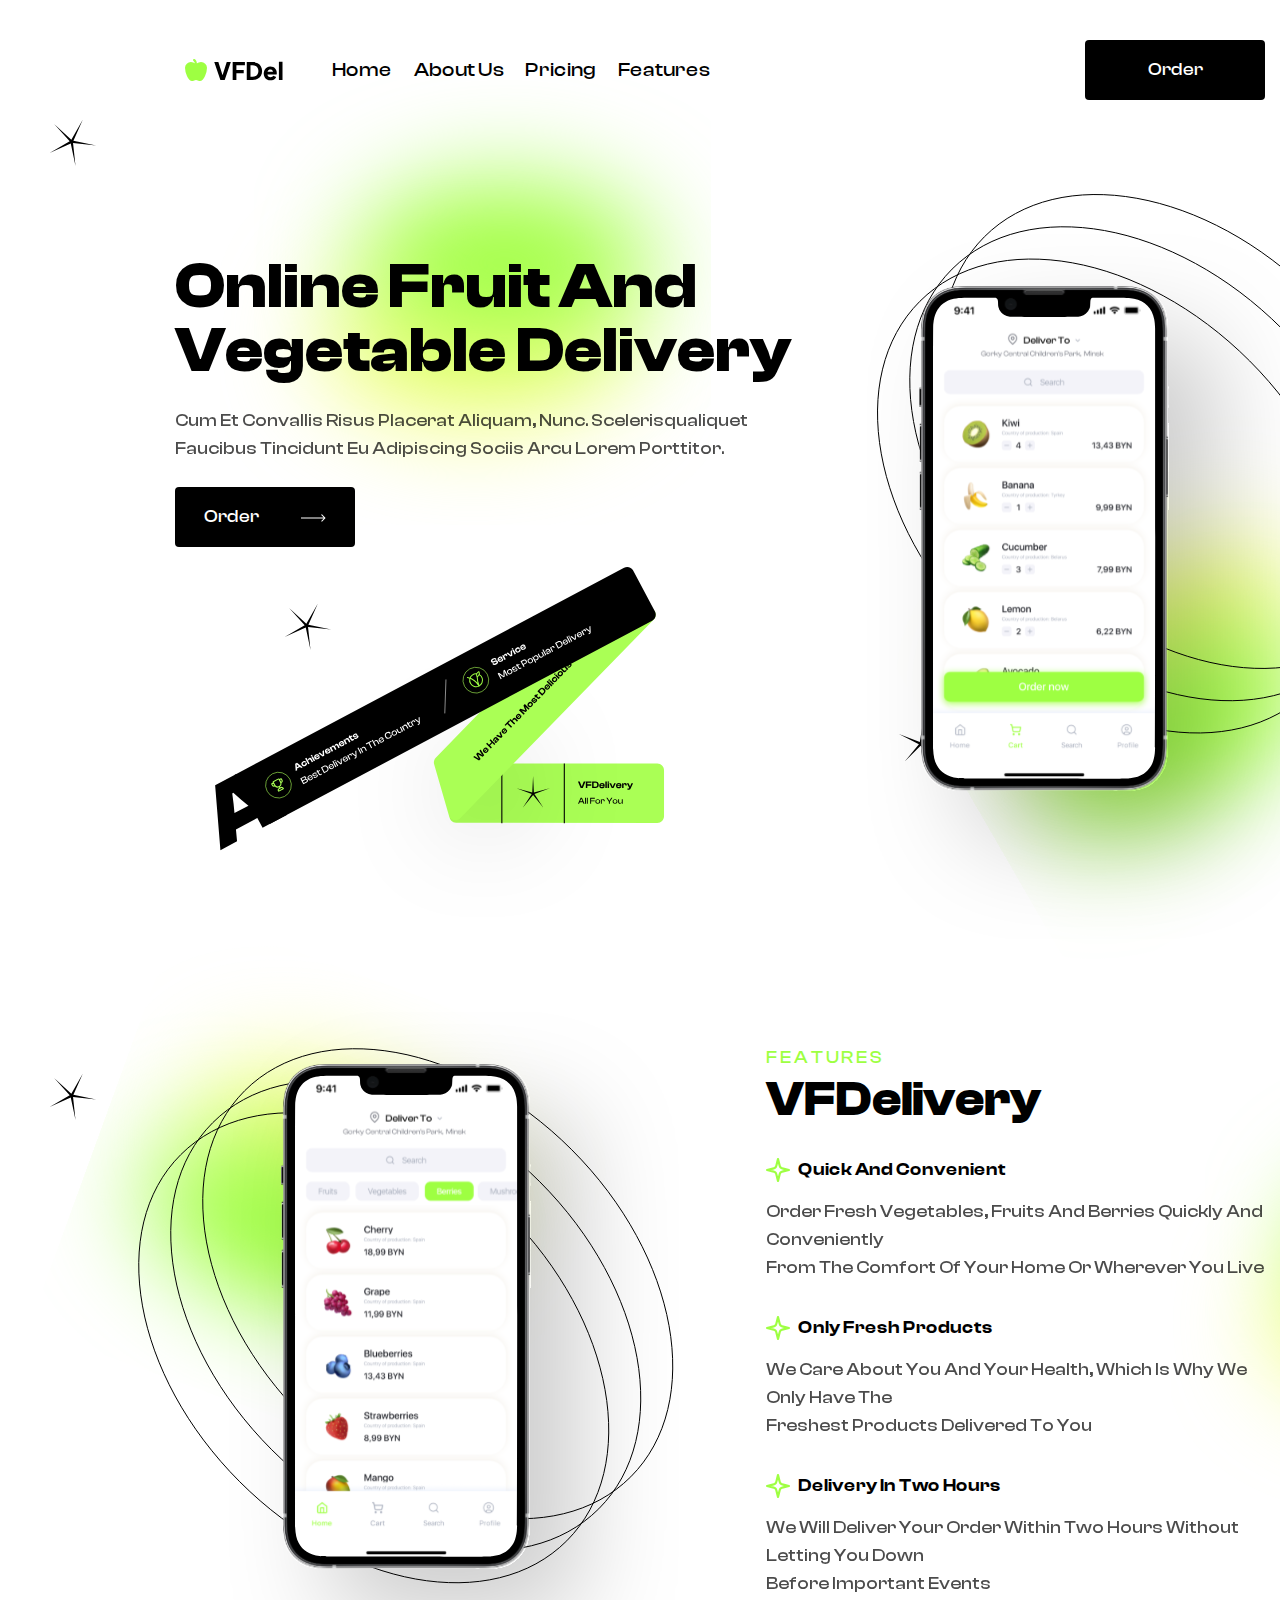
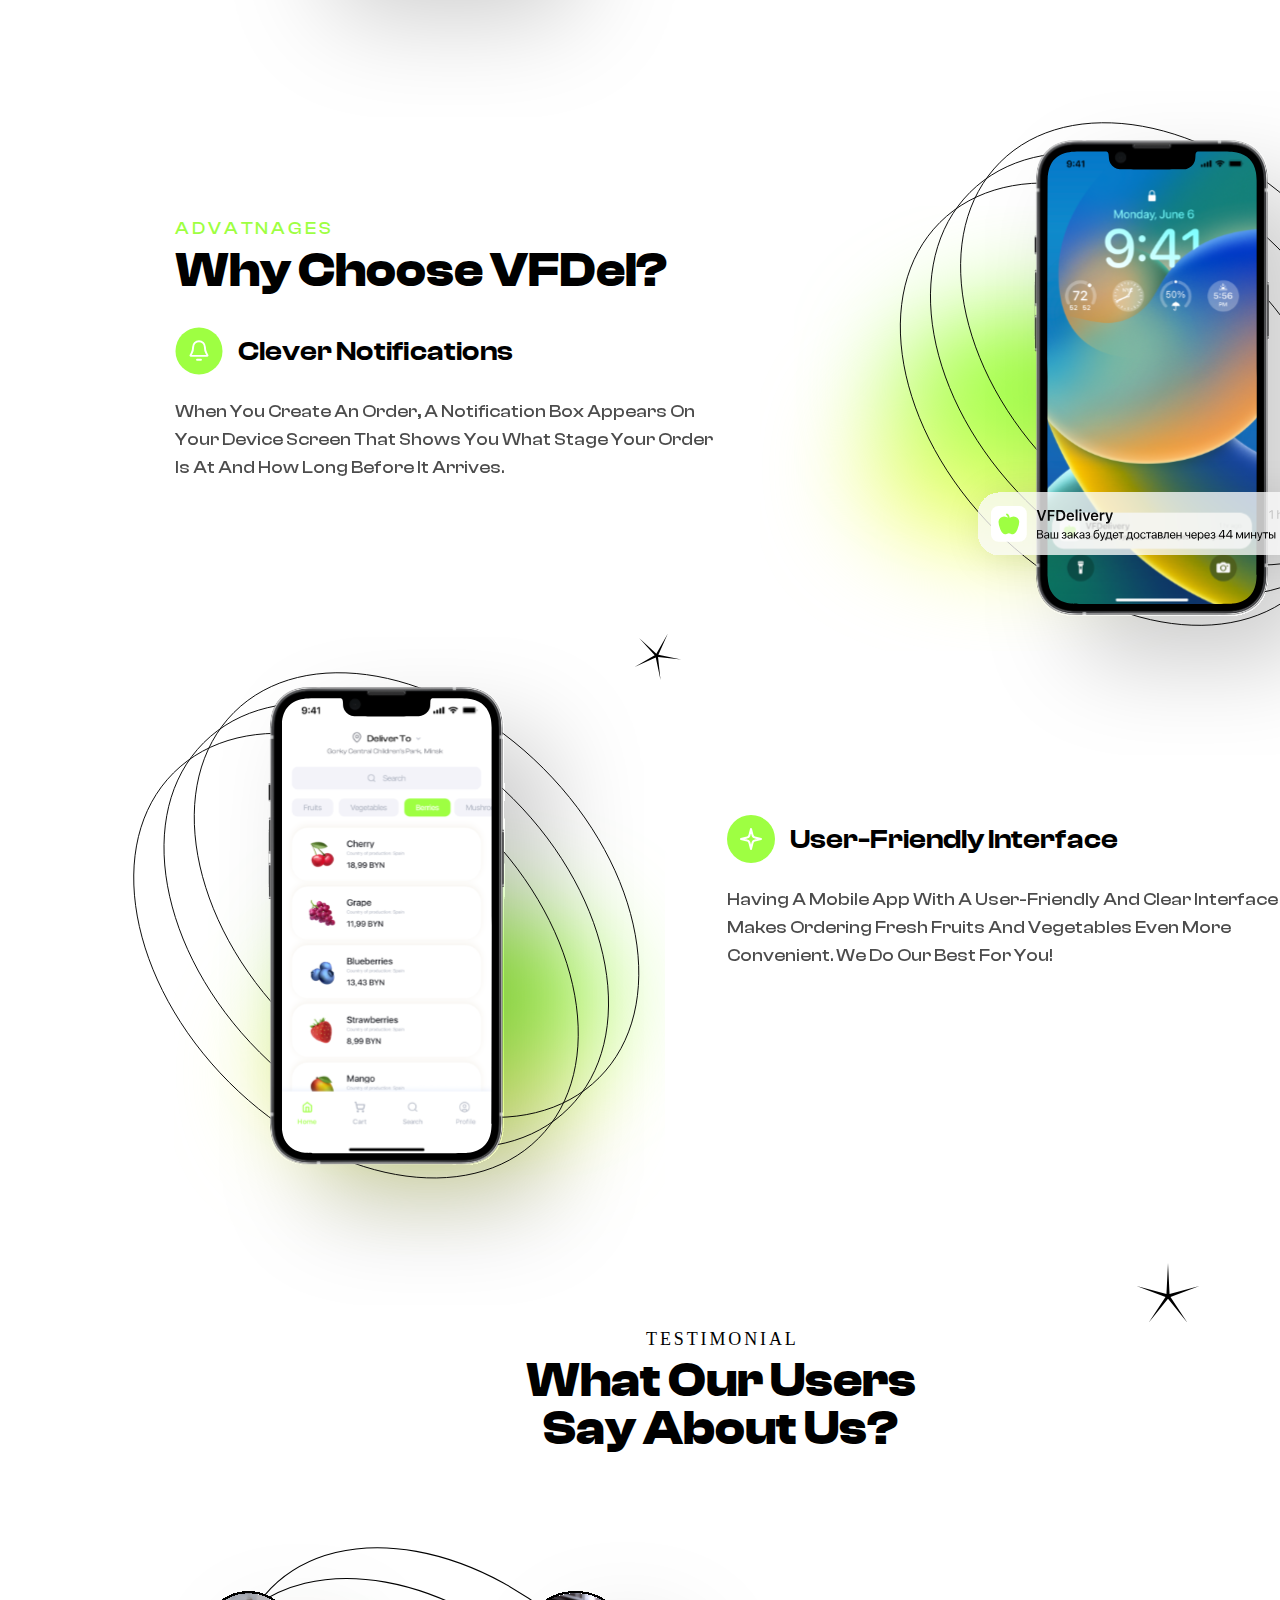
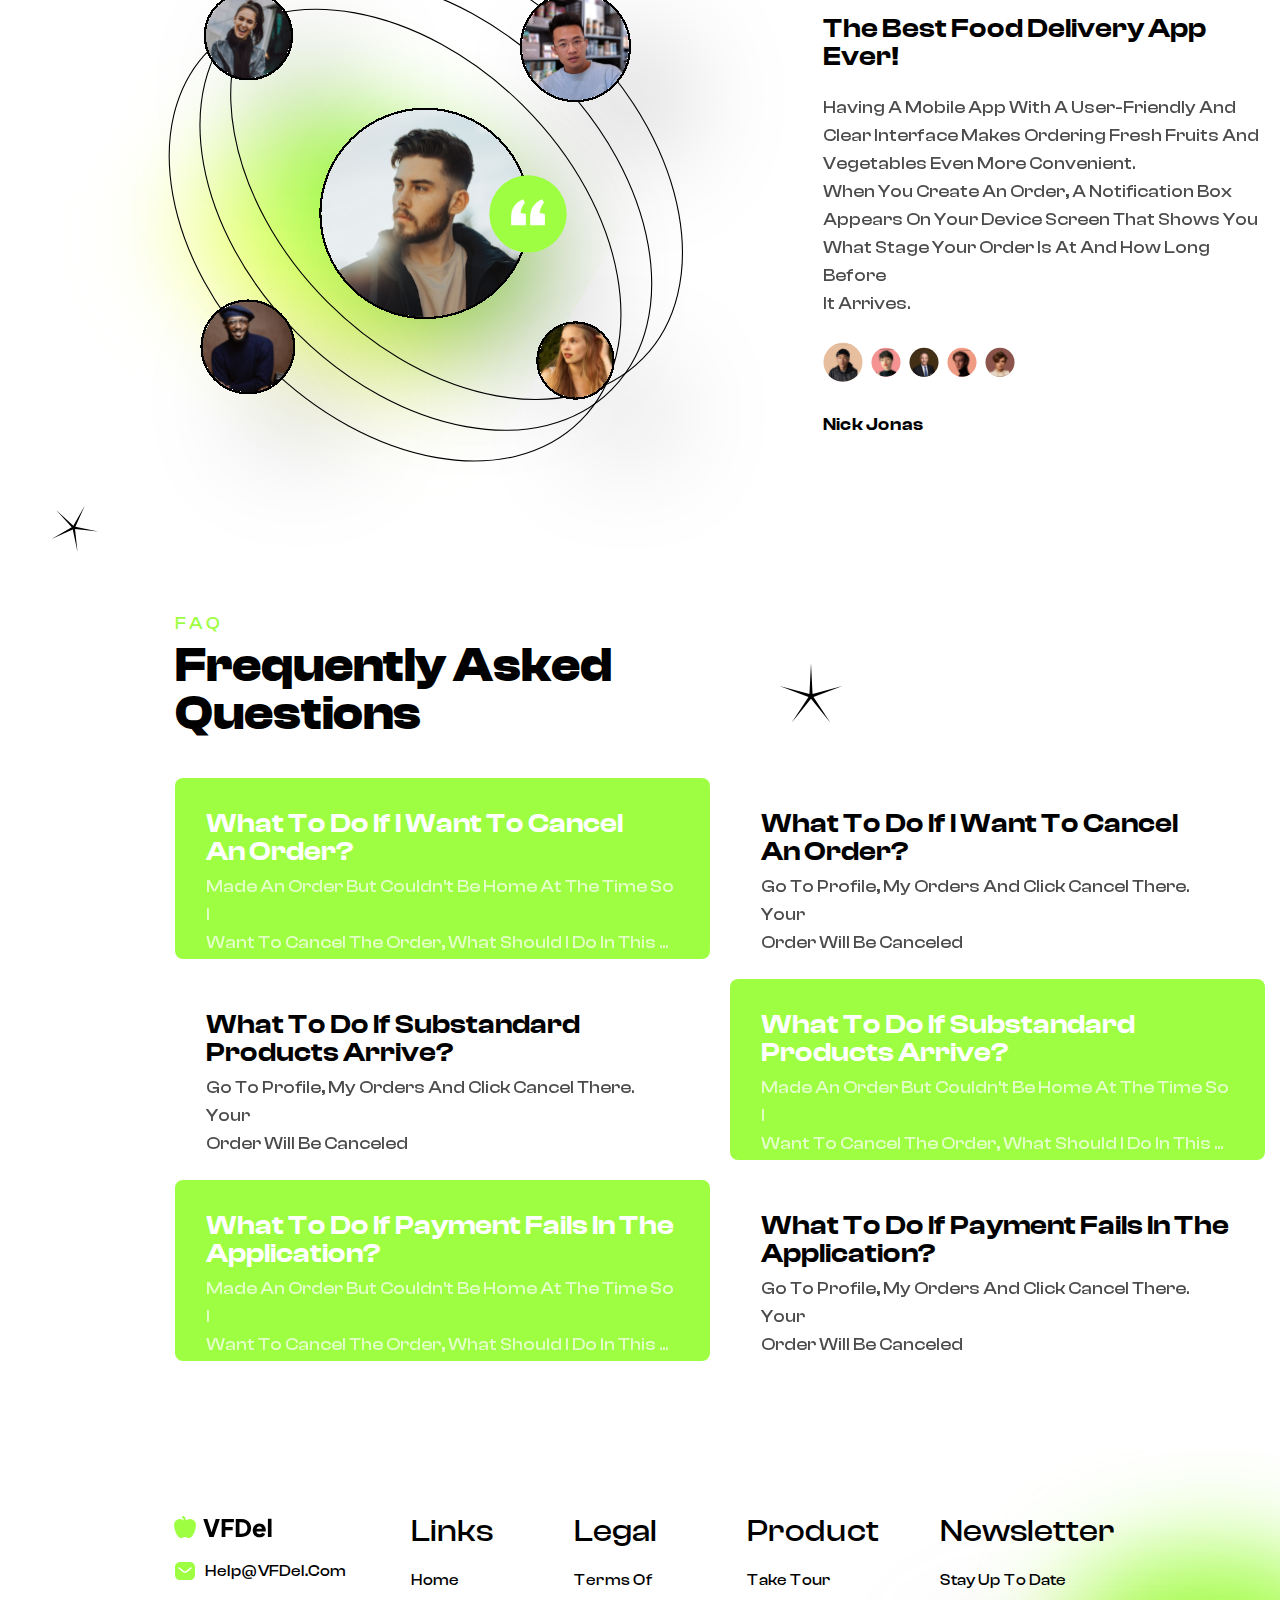
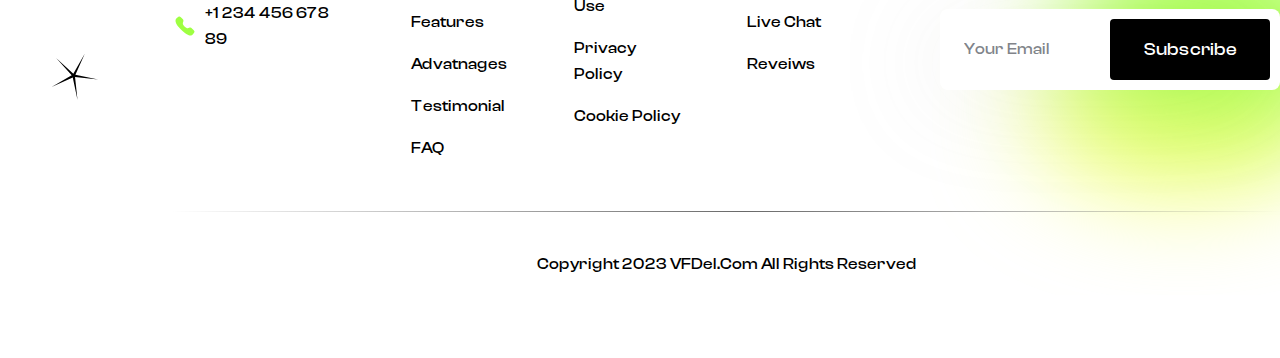
<file: FruitDelivery/index.html>
<!DOCTYPE html>
<html lang="en">
<head>
    <meta charset="UTF-8">
    <meta name="viewport" content="width=device-width, initial-scale=1.0">
    <meta name="description" content="VFDel - доставка фруктов и овощей на дом. Закажите свежие и качественные продукты с доставкой прямо к вашему порогу.">
    <meta name="keywords" content="VFDel, доставка фруктов, доставка овощей, доставка на дом, фрукты, овощи">
    <meta name="robots" content="index, follow">
    <meta name="author" content="VFDel">
    <title>VFDel</title>
    <link rel="stylesheet" href="styles/styles.css">
</head>
<body>
    <div class="page-container">

        <header class="screen">
            <div class="screen-container" id="header-container">
                <img src="image/logotype.svg" alt="VFDel" class="logo">
                <nav class="header-nav">
                    <a href="" class="nav-element">Home</a>
                    <a href="" class="nav-element">About us</a>
                    <a href="" class="nav-element">Pricing</a>
                    <a href="" class="nav-element">Features</a>
                </nav>
                <form class="order-form" action="">
                    <button class="order-btn button">Order</button> 
                </form>
                
            </div>
        </header>

        <main>
            <div class="screen" id="first-screen">
                <div class="screen-container" id="first-screen-container">
                    <h1 class="first-screen-title h1-title">Online fruit and
                        <br>vegetable delivery
                    </h1>

                    <p class="about-more lower-text">Cum et convallis risus placerat aliquam, nunc. Scelerisqualiquet <br> faucibus tincidunt eu adipiscing sociis arcu lorem porttitor.</p>
                    <form action="" class="order-form">
                        <button class="order-btn button">
                            Order
                            <img src="image/white arrow.svg" alt="arrow" class="white-arrow">
                        </button>
                    </form>
                    
                </div>
                <img src="image/awards-line.svg" alt="awards" class="awards-line">   
                <img src="image/iphone-1.svg" alt="iphone" class="iphone-1">
            </div>

            <div class="screen" id="features-screen">
                <div class="screen-container" id="features-container">
                    <img src="image/iphone-2.svg" alt="iphone" class="iphone-2">
                    <div class="features-block">
                        <p class="green-text">
                            FEATURES
                        </p>
                        <h2 class="features-title h2-title">VFDelivery</h2>
                        <div class="features-list">
                            <div class="feature-element">
                                <div class="feature">
                                    <img src="image/feature-icon.svg" alt="feature" class="feature-icon">
                                    <h4 class="feature-title h4-title">Quick and convenient</h4>
                                </div>
                                <p class="feature-more lower-text">Order fresh vegetables, fruits and berries quickly and conveniently 
                                    <br> from the comfort of your home or wherever you live</p>
                            </div>

                            <div class="feature-element">
                                <div class="feature">
                                    <img src="image/feature-icon.svg" alt="feature" class="feature-icon">
                                    <h4 class="feature-title h4-title">Only fresh products</h4>
                                </div>
                                <p class="feature-more lower-text">We care about you and your health, which is why we only have the 
                                    <br> freshest products delivered to you</p>
                            </div>

                            <div class="feature-element">
                                <div class="feature">
                                    <img src="image/feature-icon.svg" alt="feature" class="feature-icon">
                                    <h4 class="feature-title h4-title">Delivery in two hours</h4>
                                </div>
                                <p class="feature-more lower-text">We will deliver your order within two hours without letting you down 
                                    <br> before important events</p>
                            </div>
                        </div>

                    </div>
                </div>
            </div>

            <div class="screen" id="advantages-screen">
                <div class="first-part">
                    <div class="advantage-wrap" id="adv-1">
                        <p class="green-text">ADVATNAGES</p>
                        <h2 class="advantages-title h2-title">why choose VFDel?</h2>
                        <div class="advantage">
                            <img src="image/notification-icon.svg" alt="notification" class="advantage-icon">
                            <h3 class="advantage-title h3-title">clever notifications</h3>
                        </div>
                        <p class="advantage-more lower-text">When you create an order, a notification box appears on 
                            <br> your device screen that shows you what stage your order 
                            <br> is at and how long before it arrives.</p>
                    </div>
                    <img src="image/iphone-3.svg" alt="iphone" class="iphone-3">
                </div>

                <div class="second-part">
                    <img src="image/iphone-2.svg" alt="iphone" class="iphone-4">
                    <div class="advantage-wrap">
                        <div class="advantage">
                            <img src="image/app-icon.svg" alt="advantage" class="advantage-icon">
                            <h3 class="advantage-title h3-title">User-friendly interface</h3>
                        </div>
                        <p class="advantage-more lower-text">Having a mobile app with a user-friendly and clear interface 
                            <br> makes ordering fresh fruits and vegetables even more 
                            <br> convenient. We do our best for you!</p>
                    </div>
                </div>
            </div>

            <div class="screen" id="testimonial-screen">
                <div class="screen-container" id="testimonial-container">
                    <p class="testimonial black-text">TESTIMONIAL</p>
                    <div class="testimonial-title-wrap">
                        <h2 class="testimonial-title h2-title">what our users <br>
                            say about us?</h2>
                    </div>
                    <div class="testimonial-block">
                        <img src="image/testimonial.svg" alt="" class="testimonial-image">
                        <div class="comment-block">
                            <h3 class="comment-main h3-title">the best Food Delivery app <br>
                                 ever!</h3>
                            <p class="comment-text lower-text">Having a mobile app with a user-friendly and     
                                 clear interface makes ordering fresh fruits and 
                                  vegetables even more convenient. <br>  
                                When you create an order, a notification box    
                                 appears on your device screen that shows you 
                                  what stage your order is at and how long before   <br>
                                   it arrives.</p>
                            <div class="choose-commentator">
                                <a href="" class="commentator-link">
                                    <img src="image/commentator-1.svg" id="first" alt="" class="commentator-image">
                                </a>
                                <a href="" class="commentator-link">
                                    <img src="image/commentator-2.svg" alt="" class="commentator-image">
                                </a>
                                <a href="" class="commentator-link">
                                    <img src="image/commentator-3.svg" alt="" class="commentator-image">
                                </a>
                                <a href="" class="commentator-link">
                                    <img src="image/commentator-4.svg" alt="" class="commentator-image">
                                </a>
                                <a href="" class="commentator-link">
                                    <img src="image/commentator-5.svg" alt="" class="commentator-image">
                                </a>    
                            </div>
                            <h4 class="commentator-name h4-title">nick jonas</h4>
                        </div>
                    </div>
                </div>
            </div>

            <div class="screen" id="questions-screen">
                <div class="screen-container" id="questions-container">
                    <p class="green-text">FAQ</p>
                    <h2 class="questions-title h2-title">Frequently asked <br>
                        questions</h2>
                    <div class="questions-list">
                        <div class="question-element">
                            <div class="question-group">
                                <h3 class="question h3-title">What to do if I want to cancel
                                    <br>an order?
                                </h3>
                                <p class="quest-more lower-text">Made an order but couldn't be home at the time so I    <br>want to cancel the order, what should I do in this ...
                                </p>
                            </div>
                        </div>
                        <div class="answer-element">
                            <div class="question-group">
                                <h3 class="question h3-title">What to do if I want to cancel
                                    <br>an order?
                                </h3>
                                <p class="quest-more lower-text">Go to profile, my orders and click cancel there.   Your <br> order will be canceled
                                </p>
                            </div>
                        </div>
                        <div class="answer-element">
                            <div class="question-group">
                                <h3 class="question h3-title">What to do if substandard 
                                <br>products arrive?
                                </h3>
                                <p class="quest-more lower-text">Go to profile, my orders and click cancel there.   Your <br> order will be canceled
                                </p>
                            </div>  
                        </div>
                        <div class="question-element">
                            <div class="question-group">
                                <h3 class="question h3-title">What to do if substandard 
                                <br>products arrive?
                            </h3>
                            <p class="quest-more lower-text">Made an order but couldn't be home at the time so I <br> want to cancel the order, what should I do in this ...</p>
                            </div>
                        </div>
                        <div class="question-element">
                            <div class="question-group">
                                <h3 class="question h3-title">What to do if payment fails in the 
                                <br>application?
                                </h3>
                                <p class="quest-more lower-text">Made an order but couldn't be home at the time so I <br>want to cancel the order, what should I do in this ...</p>
                            </div>

                        </div>
                        <div class="answer-element">
                            <div class="question-group">
                                <h3 class="question h3-title">What to do if payment fails in the 
                                <br>application?
                                </h3>
                                <p class="quest-more lower-text">Go to profile, my orders and click cancel there.   Your <br> order will be canceled
                                </p>
                            </div>
                        </div>            
                    </div>
                </div>
            </div>
        </main>

        <footer class="screen">
            <div class="screen-container" id="footer-container">
                <div class="footer-menu">
                    <div class="footer-contacts">
                        <a href="" class="contact">
                            <img src="image/logotype.svg" alt="logo" class="contact-icon">
                        </a>
                        <a href="" class="contact">
                            <img src="image/mail.svg" alt="mail" class="contact-icon">
                            help@VFDel.com
                        </a>
                        <a href="" class="contact">
                            <img src="image/phone.svg" alt="number" class="contact-icon">
                            +1 234 456 678 89
                        </a>
                    </div>
                    <div class="footer-links">
                        <h2 class="links-title">links</h2>
                        <a href="" class="link">home</a>
                        <a href="" class="link">features</a>
                        <a href="" class="link">advatnages</a>
                        <a href="" class="link">testimonial</a>
                        <a href="" class="link">fAQ</a>
                    </div>
                    <div class="footer-legal">
                        <h2 class="links-title">legal</h2>
                        <a href="" class="link">terms of use</a>
                        <a href="" class="link">privacy policy</a>
                        <a href="" class="link">cookie policy</a>
                    </div>
                    <div class="footer-product">
                        <h2 class="links-title">product</h2>
                        <a href="" class="link">take tour</a>
                        <a href="" class="link">live chat</a>
                        <a href="" class="link">reveiws</a>
                    </div>
                    <div class="footer-newsletter">
                        <h2 class="newsletter-title">Newsletter</h2>
                        <p class="newsletter-description">Stay up to date</p>
                        <form action="" class="newsletter-form" >
                            <input type="email" class="mail" title="email" placeholder="Your email ">
                            <button class="subscribe-btn button">Subscribe</button>
                        </form>
                    </div>
                </div>
                <div class="footer-copyright">
                    <p class="copyright">Copyright 2023 VFDel.com all rights reserved</p>
                </div>
            </div>
        </footer>

        <div class=" background-elements">
            <img src="image/star.svg" alt="" class="star s1 star-small">
            <img src="image/star.svg" alt="" class="star s2 star-small">
            <img src="image/star.svg" alt="" class="star s3 star-small">
            <img src="image/star.svg" alt="" class="star s4 star-big">
            <img src="image/star.svg" alt="" class="star s5 star-small">
            <img src="image/star.svg" alt="" class="star s6 star-big">
            <img src="image/star.svg" alt="" class="star s7 star-small">
            <img src="image/star.svg" alt="" class="star s8 star-big">
            <img src="image/star.svg" alt="" class="star s9 star-big">
            <img src="image/star.svg" alt="" class="star s10 star-small">

            <img src="image/elipse.svg" alt="" class="elipse e1">
            <img src="image/elipse.svg" alt="" class="elipse e2">
            <img src="image/elipse.svg" alt="" class="elipse e3">
            <img src="image/elipse.svg" alt="" class="elipse e4">
            <img src="image/elipse.svg" alt="" class="elipse e5">
            <img src="image/elipse.svg" alt="" class="elipse e6">
            <img src="image/elipse.svg" alt="" class="elipse e7">
            <img src="image/elipse.svg" alt="" class="elipse e8">
        </div>

    </div>
</body>
</html>
</file>
<file: FruitDelivery/styles/styles.css>
/**************************************COMMON THINGS***********************************************/

body  {
    display: flex;
    justify-content: center;
    margin: 0 auto;
}

.page-container {
    width: 1440px;
    height: 5118px;
    position: relative; 
}

.screen {position: relative; }

.screen-container {position: absolute; }

/**************************************TEXT STYLES***********************************************/

@font-face {
    font-family: 'ClashDisplay-Variable';
    src: url('../fonts/ClashDisplay-Variable.woff2') format('woff2'),
         url('../fonts/ClashDisplay-Variable.woff') format('woff'),
         url('../fonts/ClashDisplay-Variable.ttf') format('truetype');
         font-weight: 200 700;
         font-display: swap;
         font-style: normal;
  }

* {
    font-family: ClashDisplay-Variable;
    text-transform: capitalize;
}

.lower-text {
    margin: 0;  
    font-size: 18px;
    font-weight: 500;
    line-height: 28px;
    letter-spacing: 0em;
    opacity: 70%;
    text-align: left;
}

.h1-title {
    font-size: 64px;
    font-weight: 700;
    line-height: 64px;
    letter-spacing: 0em; 
}

.h2-title {
    font-size: 48px;
    font-weight: 700;
    line-height: 48px;
    letter-spacing: 0em; 
    margin: 0;
}

.h3-title {
    margin: 0;
    font-size: 28px;
    font-weight: 600;
    line-height: 28px;
    letter-spacing: 0em;
}

.h4-title {
    margin: 0;
    font-size: 18px;
    font-weight: 600;
    line-height: 28px;
    letter-spacing: 0em;
    text-align: left;    
}

.green-text {
    margin: 0 0 4px 0;
    font-size: 18px;
    font-weight: 500;
    line-height: 28px;
    letter-spacing: 0.16em;
    color: #9EFF42;    
}

.black-text {
    font-size: 18px;
    font-weight: 500;
    line-height: 28px;
    letter-spacing: 0.16em;
    color: #000000;  
    font-family: Clash Display;

}

/**************************************BUTTONS STYLES***********************************************/

.button {
    color: #FFFFFF;
    background-color: black;
    font-size: 18px;
    font-weight: 500;
    line-height: 28px;
    letter-spacing: 0em;
    border-radius: 4px;
    border: none;
    padding: 0;
    margin: 0;   
}

.button:hover{
    border: 2px solid #9EFF42;
    transition-duration: 0.5s;
}

.order-btn {
    width: 180px;
    height: 60px;
}

.subscribe-btn{
    position: absolute;
    right: 10px;
    top: 10px;
}

/**************************************STYLES FOR HEADER***********************************************/

header {
    height: 140px; 
    margin-bottom: 115px;
}

#header-container {
    left: 184px;
    top: 40px;
    display: flex;
    width: 1081px;
    height: 60px;
    align-items: center;
}

.logo  {
    width: 100px;
    height: 30px;
    margin: 0 48px 0 0;
}

.header-nav {
    width: 379px;
    height: 26px;
    display: flex;
    align-items: center;
    justify-content: space-between;
    margin-right: 375px;
}

.nav-element {
    text-decoration: none;
    color: #000000;
    font-size: 20px;
    font-weight: 500;
    line-height: 26px;
    letter-spacing: 0em;  
}

.nav-element:hover {
    font-weight: 700;
    color: #9EFF42;
    transition-duration: 0.2s;
}

/**************************************STYLES FOR FIRST-SCREEN***********************************************/

#first-screen {
    height: 640px ;
    margin-bottom: 61px;
}

#first-screen-container {
    left: 175px;
    height: 292px;
    width: 640px ;
}

.first-screen-title { margin: 0 0 24px 0; }

.about-more { margin: 0 0 24px 0; }

.white-arrow { margin: 0 0 0 39px; }

.awards-line {
    width: 569px;
    height: 358px;
    position: absolute;
    left: 141px;
    top:309px;
}

.iphone-1 {
    position: absolute;
    top: -170px;
    left: 823px;
}

/**************************************STYLES FOR FEATURES SCREEN***********************************************/

#features-screen{ height: 719px; }

#features-container{
    left: 46px ;
    display: flex;
    align-items: center;
}

.features-title { margin-bottom: 32px; }

.feature {
    display: flex;
    margin-bottom: 14px;
    align-items: center;
}

.feature-icon  {
    width: 24px;
    height: 24px;
    margin-right: 8px;
}

.feature-element { margin-bottom: 32px;}

/**************************************STYLES FOR ADVANTAGES SCREEN***********************************************/

#advantages-screen { height: 1250px; }

.first-part{
    display: flex;
    width: 1240px ;
    height: 720px ;
    position: absolute;
    left: 175px;
    margin-top: -40px;
}

.second-part {
    display: flex;
    width: 1244px ;
    height: 720px ;
    position: absolute;
    left: 46px;
    top: 560px;
}

.iphone-3{
    position: relative;
    right: -100px;
}

.iphone-4 {
    position: relative;
    top: -50px;
}

.advantages-title { margin-bottom: 32px; }

.advantage-wrap{ margin-top: 180px; }

.advantage {
    display: flex;
    align-items: center;
    margin-bottom: 23px;
}

.advantage-icon {
    margin-right: 15px;
    width: 48px;
    height: 48px;
}

/**************************************STYLES FOR TESTIMONIAL SCREEN***********************************************/

#testimonial-screen {
    height: 821px;
    margin-bottom: 64px;
}

#testimonial-container {
    left: 80px;
    width: 1185px;
}

.testimonial { margin: 0 0 4px 566px; }

.testimonial-title-wrap {
    margin-left: 413px;
    width: 455px;
}

.testimonial-title { text-align: center; }

.testimonial-block {
    width: 1185px;
    height: 713px;
    display: flex;
    align-items: center;
}

.testimonial-image {
    margin-right: 30px;
    width: 713px;
    height: 713px;
}

.comment-block {
    height: 392px;
    width: 442px;
}

.comment-main { margin-bottom: 24px; }

.comment-text { margin-bottom: 24px; }

.choose-commentator{
    display: flex;
    align-items: center;
    margin-bottom: 24px;
}

.commentator-link {
    text-decoration: none;
    margin-right:  8px;
}

.commentator-link:hover {
    border-radius: 5px;
    border-bottom: 2px solid #9EFF42;
    transition-duration: 0.5s;
}

.commentator-image {
    width: 30px;
    height: 30px;
}

#first {
    width: 40px;
    height: 40px;
}

/**************************************STYLES FOR QUESTIONS-SCREEN***********************************************/

#questions-screen {
    height: 751px;
    margin-bottom: 151px;
}

#questions-container {
    width: 1090px;
    height: 751px;
    left: 175px;
}

.questions-list{
    grid-template-columns: 535px 535px;
    display: grid;
    gap: 20px;
    width: inherit;
    height: 583px;
}

.questions-title { margin: 0 0 40px 0;}

.question-element {
    background-color: #9EFF42;
    color: #FFFFFF;
    border-radius: 8px;
    height: 181px;
}

.question-group {
    width: 474px;
    height: 120px;
    margin: 31px 30px 30px 31px;
}

.question {
    margin: 0 0 8px 0;
    text-align: left;    
}

.quest-more {
    margin: 0;
    text-align: justified;
}

/**************************************STYLES FOR FOOTER***********************************************/

footer { height: 446px; }

#footer-container {   
    left: 173px;
    height: 406px;
}

.footer-menu {
    grid-template-columns: 173px 98px 108px 128px 340px;
    display: grid;
    gap: 65px;
}

.contact-icon { margin: 0 8px 0 0; }

.contact {
    display: flex;
    align-items: center;
    text-decoration: none;
    color: #000000;
    font-size: 16px;
    font-weight: 500;
    line-height: 26px;
    letter-spacing: 0em;
    text-align: left;
    margin-bottom: 16px;
}

.contact:hover {
    color: #9EFF42;
    transition-duration: 0.2s;
}

.footer-menu h2{
    margin: 0 0 16px 0;
    font-size: 32px;
    font-weight: 500;
    letter-spacing: 0em;
    text-align: left;
}   

.link   {
    display: block;
    text-decoration: none;
    color: #000000;
    font-size: 16px;
    font-weight: 500;
    line-height: 26px;
    letter-spacing: 0em;
    text-align: left;
    margin-bottom: 16px;
}

.link:hover {
    color: #9EFF42;
    transition-duration: 0.2s;
}

.newsletter-description {
    margin: 0 0 16px 0;
    font-size: 16px;
    font-weight: 500;
    line-height: 26px;
    letter-spacing: 0em;
    text-align: left;  
}

.subscribe-btn {
    width: 160px;
    height: 61px;
}

.newsletter-form {
    width: 340px;
    height: 81px;
    position: relative;
}

.mail  {
    width: inherit;
    height: inherit;
    position: relative;
    margin: 0;
    padding: 0;
    border: none;
    border-radius: 8px;
    box-shadow: -13.011109352111816px 13.011109352111816px 104.08887481689453px 0px #A1A1A11A;
}

.mail::placeholder{
    color: #81848A;
    position: relative;
    left: 24px;
    font-size: 16px;
    font-weight: 500;
    line-height: 26px;
    letter-spacing: 0em;
    text-align: left;
    
}

.footer-copyright {
    display: flex;
    justify-content: center;
    align-items: center;
    height: 104px;
    border-top: 1px solid;
    border-image: linear-gradient(90deg, rgba(22, 22, 22, 0) 0%, #696969 51.56%, rgba(22, 22, 22, 0) 100%);
    border-image-slice: 1;
    margin-top: 34px;
}

.copyright {
    margin: 0;
    font-size: 16px;
    font-weight: 500;
    line-height: 26px;
    letter-spacing: 0em;
    text-align: left;
}

/**************************************STYLES FOR PAGE BACKGROUND-IMAGES***********************************************/

.background-elements {
    width: inherit;
    position:absolute;
    left: 0;
    top: 0;
    z-index: -1;
}

.star { position: absolute; }

.star-small{
    width: 48px;
    height: 48px;
    rotate: -45deg;
}

.star-big{
    width: 64px;
    height: 64px;
}
.s1 {   
    top: 600px;
    left: 281px;
}
.s2 {
    top: 116px;
    left: 46px;
}
.s3 {
    top: 1070px;
    left: 46px;
}
.s4 {
    top: 1659px;
    right: 6px;
   
}
.s5 {
    top: 2230px;
    left: 631px;
}
.s6 {
    top: 2861px;
    right: 240px;
   
}
.s7 {
    top: 3702px;
    left: 48px;
}
.s8 {
    top: 3861px;
    right: 597px;
}
.s9 {
    top: 4640px;
    right: 53px;
}
.s10 {
    top: 4850px;
    left: 48px;
}

.elipse { position: absolute;}
   
.e1{
    top: 80px;
    left: 220px;
}
.e2{
    top: 454px;
    right: 10px;
    rotate: 150deg;
}
.e3{
    top: 980px;
    left: 90px;
    rotate: 200deg;
}
.e4{
    top: 1060px;
    left: 1171px;
}
.e5{
    top: 1806px;
    left: 760px;
}
.e6{
    top: 2410px;
    left: 174px;
}
.e7{
    top: 3210px;
    left: 90px;
    rotate: 30deg;
}
.e8{
    top: 4650px;
    left: 930px;
}
</file>
